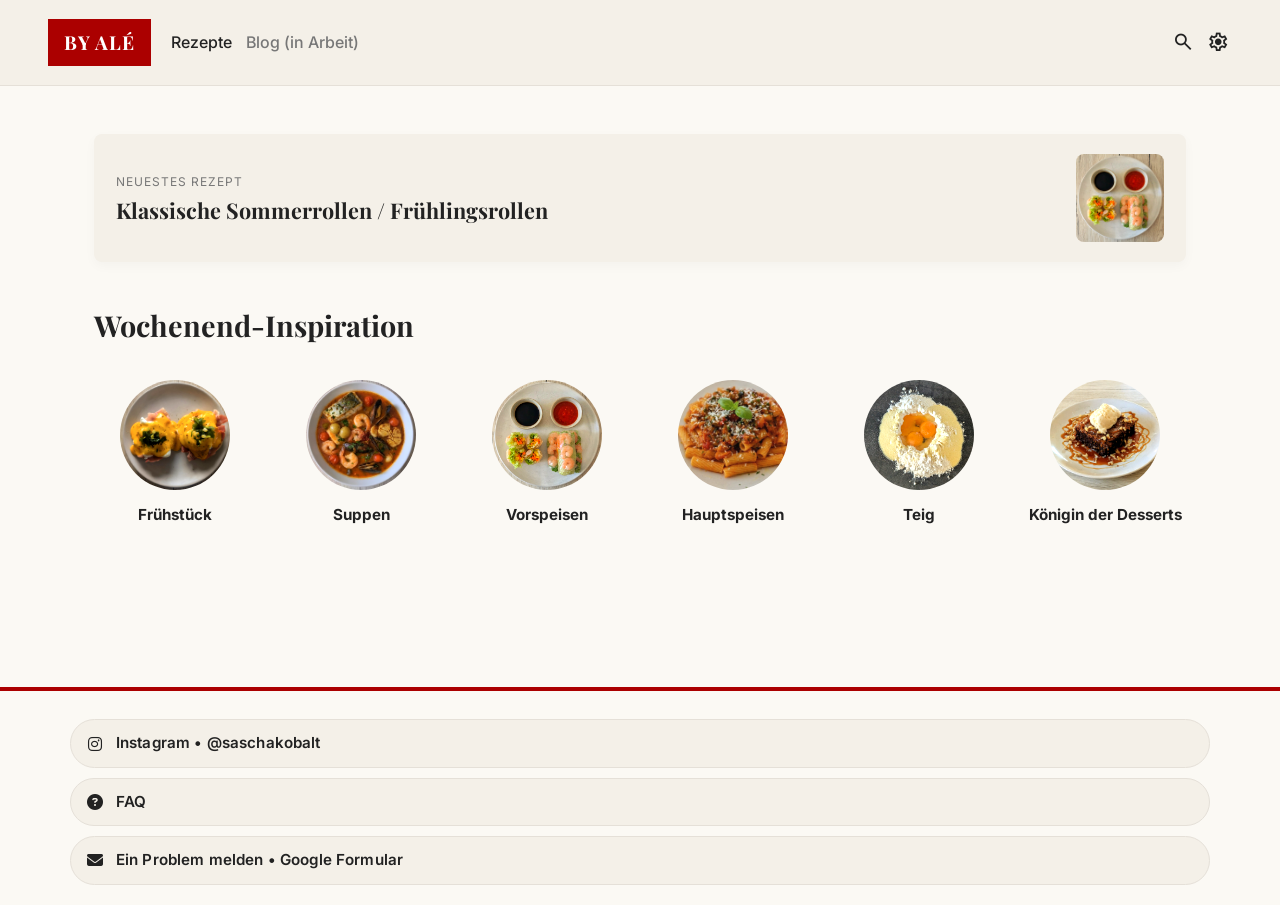
<file: index.html>
<!DOCTYPE html>
<html lang="en">
<head>
  <meta charset="UTF-8">
  <meta name="viewport" content="width=device-width, initial-scale=1.0">
  <title>BY ALÉ</title>
  <link rel="stylesheet" href="styles.css">
  <link rel="stylesheet" href="https://fonts.googleapis.com/css2?family=Material+Symbols+Outlined:opsz,wght,FILL,GRAD@24,400,0,0" />
  <link rel="stylesheet" href="https://cdnjs.cloudflare.com/ajax/libs/font-awesome/6.5.2/css/all.min.css" crossorigin="anonymous" referrerpolicy="no-referrer" />
</head>
<body>

  <header class="navbar">
    <div class="nav-brand">
      <a href="index.html" class="logo-text">BY ALÉ</a>
    </div>
    <div class="nav-center" id="nav-center">
      <ul class="nav-links">
        <li><a href="index.html" data-i18n="nav.recipes">Recipes</a></li>
        <li><span class="nav-disabled" data-i18n="nav.blog">Blog (WIP)</span></li>
      </ul>
      <div class="search-panel" id="search-panel" aria-hidden="true">
        <label class="sr-only" for="search-input" data-i18n="buttons.searchLabel">Search recipes</label>
        <input type="search" id="search-input" placeholder="Search" data-i18n-placeholder="buttons.searchPlaceholder" autocomplete="off">
      </div>
    </div>
    <div class="header-actions">
      <button type="button" id="search-toggle" class="search-toggle-btn" aria-label="Open recipe search" data-i18n-aria-label="buttons.search">
        <span class="material-symbols-outlined">search</span>
      </button>
      <div class="settings-shell">
        <button type="button" id="theme-toggle" class="theme-toggle-btn settings-toggle-btn" aria-label="Open settings" data-i18n-aria-label="buttons.settings" aria-expanded="false" aria-controls="settings-popover">
          <span class="material-symbols-outlined" id="theme-icon">settings</span>
        </button>
        <div class="settings-popover" id="settings-popover" role="dialog" aria-label="Settings">
          <div class="settings-group">
            <span class="settings-label" data-i18n="settings.theme">Theme</span>
            <div class="settings-option-grid">
              <button type="button" class="settings-option-btn" data-setting="theme" data-value="light" data-i18n="settings.light">Light</button>
              <button type="button" class="settings-option-btn" data-setting="theme" data-value="dark" data-i18n="settings.dark">Dark</button>
            </div>
          </div>
          <div class="settings-group">
            <span class="settings-label" data-i18n="settings.language">Language</span>
            <div class="settings-option-grid">
              <button type="button" class="settings-option-btn" data-setting="language" data-value="en" data-i18n="settings.english">English</button>
              <button type="button" class="settings-option-btn" data-setting="language" data-value="de" data-i18n="settings.german">Deutsch</button>
              <button type="button" class="settings-option-btn" data-setting="language" data-value="ru" data-i18n="settings.russian">Русский</button>
            </div>
          </div>
          <div class="settings-group">
            <div class="settings-toggle-row">
              <span class="settings-label" data-i18n="settings.highContrast">High Contrast</span>
              <button type="button" class="settings-switch" id="contrast-toggle" data-setting="contrast" aria-pressed="false">
                <span class="switch-track"><span class="switch-thumb"></span></span>
              </button>
            </div>
          </div>
        </div>
      </div>
    </div>
  </header>

  <main class="container">
    <a id="hero-link" href="#" class="hero-link">
      <section class="hero-section">
        <div class="hero-content">
          <span class="hero-label" data-i18n="home.latestRecipe">Latest Recipe</span>
          <h2 class="hero-title" id="hero-title"></h2>
        </div>
        <div class="hero-image-wrapper">
          <img id="hero-image" src="" alt="" class="hero-image">
        </div>
      </section>
    </a>

    <section class="search-results-section" id="search-results-section" hidden>
      <h2 class="section-title" data-i18n="search.resultsTitle">Search Results</h2>
      <p class="search-results-summary" id="search-results-summary"></p>
      <div class="recipes-grid search-results-grid" id="search-results-grid"></div>
    </section>

    <section>
      <h2 class="section-title" data-i18n="home.weekendInspiration">Weekend Inspiration</h2>
      <div class="categories-grid" id="categories-grid"></div>
    </section>
  </main>

  <footer class="footer">
    <div class="footer-content">
      <div class="social-links">
        <a class="social-link" href="https://www.instagram.com/saschakobalt" target="_blank" rel="noopener noreferrer" aria-label="Visit Instagram profile">
          <span class="social-icon" aria-hidden="true">
            <i class="fa-brands fa-instagram"></i>
          </span>
          <span class="social-text">Instagram • @saschakobalt</span>
        </a>
        <a class="social-link" href="faq.html" aria-label="Open FAQ page">
          <span class="social-icon" aria-hidden="true">
            <i class="fa-solid fa-circle-question"></i>
          </span>
          <span class="social-text" data-i18n="footer.faq">FAQ</span>
        </a>
        <a class="social-link" href="https://forms.gle/3FCcQHXBFqMiV2AYA" target="_blank" rel="noopener noreferrer" aria-label="Open feedback form">
          <span class="social-icon" aria-hidden="true">
            <i class="fa-solid fa-envelope"></i>
          </span>
          <span class="social-text" data-i18n="footer.reportProblem">Report a problem • Google Form</span>
        </a>
      </div>
    </div>
  </footer>

  <script src="script.js"></script>
</body>
</html>
</file>
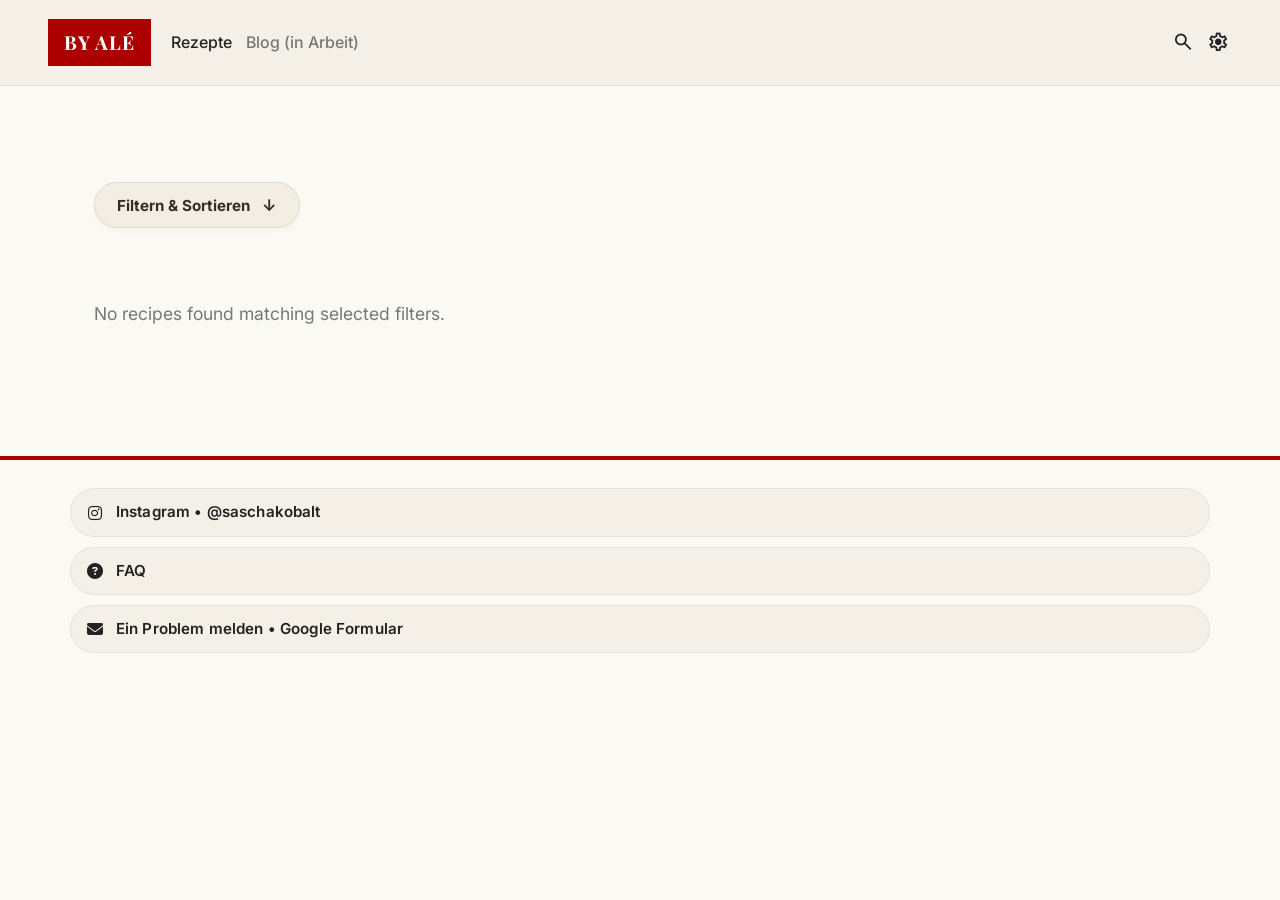
<file: category.html>
<!DOCTYPE html>
<html lang="en">
<head>
  <meta charset="UTF-8">
  <meta name="viewport" content="width=device-width, initial-scale=1.0">
  <title>Category - BY ALÉ</title>
  <link rel="stylesheet" href="styles.css">
  <link rel="stylesheet" href="https://fonts.googleapis.com/css2?family=Material+Symbols+Outlined:opsz,wght,FILL,GRAD@24,400,0,0" />
  <link rel="stylesheet" href="https://cdnjs.cloudflare.com/ajax/libs/font-awesome/6.5.2/css/all.min.css" crossorigin="anonymous" referrerpolicy="no-referrer" />
</head>
<body>

  <header class="navbar">
    <div class="nav-brand">
      <a href="index.html" class="logo-text">BY ALÉ</a>
    </div>
    <div class="nav-center" id="nav-center">
      <ul class="nav-links">
        <li><a href="index.html" data-i18n="nav.recipes">Recipes</a></li>
        <li><span class="nav-disabled" data-i18n="nav.blog">Blog (WIP)</span></li>
      </ul>
      <div class="search-panel" id="search-panel" aria-hidden="true">
        <label class="sr-only" for="search-input" data-i18n="buttons.searchLabel">Search recipes</label>
        <input type="search" id="search-input" placeholder="Search" data-i18n-placeholder="buttons.searchPlaceholder" autocomplete="off">
      </div>
    </div>
    <div class="header-actions">
      <button type="button" id="search-toggle" class="search-toggle-btn" aria-label="Open recipe search" data-i18n-aria-label="buttons.search">
        <span class="material-symbols-outlined">search</span>
      </button>
      <div class="settings-shell">
        <button type="button" id="theme-toggle" class="theme-toggle-btn settings-toggle-btn" aria-label="Open settings" data-i18n-aria-label="buttons.settings" aria-expanded="false" aria-controls="settings-popover">
          <span class="material-symbols-outlined" id="theme-icon">settings</span>
        </button>
        <div class="settings-popover" id="settings-popover" role="dialog" aria-label="Settings">
          <div class="settings-group">
            <span class="settings-label" data-i18n="settings.theme">Theme</span>
            <div class="settings-option-grid">
              <button type="button" class="settings-option-btn" data-setting="theme" data-value="light" data-i18n="settings.light">Light</button>
              <button type="button" class="settings-option-btn" data-setting="theme" data-value="dark" data-i18n="settings.dark">Dark</button>
            </div>
          </div>
          <div class="settings-group">
            <span class="settings-label" data-i18n="settings.language">Language</span>
            <div class="settings-option-grid">
              <button type="button" class="settings-option-btn" data-setting="language" data-value="en" data-i18n="settings.english">English</button>
              <button type="button" class="settings-option-btn" data-setting="language" data-value="de" data-i18n="settings.german">Deutsch</button>
              <button type="button" class="settings-option-btn" data-setting="language" data-value="ru" data-i18n="settings.russian">Русский</button>
            </div>
          </div>
          <div class="settings-group">
            <div class="settings-toggle-row">
              <span class="settings-label" data-i18n="settings.highContrast">High Contrast</span>
              <button type="button" class="settings-switch" id="contrast-toggle" data-setting="contrast" aria-pressed="false">
                <span class="switch-track"><span class="switch-thumb"></span></span>
              </button>
            </div>
          </div>
        </div>
      </div>
    </div>
  </header>

  <main class="container">
    <div class="category-header">
      <h1 id="category-title"></h1>
    </div>

    <section class="expressive-filters-container">
      <button type="button" class="filter-toggle-btn" id="filter-toggle">
        <span class="btn-text" data-i18n="category.filterAndSort">Filter & Sort</span>
        <span class="toggle-icon">↓</span>
      </button>

      <div class="expressive-filters" id="filters-content">
        <div class="filter-section">
          <span class="filter-label" data-i18n="category.continent">Continent</span>
          <div class="chips-group" id="continent-chips"></div>
        </div>

        <div class="filter-section">
          <span class="filter-label" data-i18n="category.country">Country</span>
          <div class="chips-group" id="country-chips"></div>
        </div>

        <div class="filter-section sort-section">
          <span class="filter-label" data-i18n="category.sort">Sort</span>
          <div class="chips-group" id="sort-chips">
            <button class="chip active" data-value="default" data-i18n="category.default">Default</button>
            <button class="chip" data-value="title-asc" data-i18n="category.az">A – Z</button>
            <button class="chip" data-value="title-desc" data-i18n="category.za">Z – A</button>
          </div>
        </div>
      </div>
    </section>

    <section class="search-results-section" id="search-results-section" hidden>
      <h2 class="section-title" data-i18n="search.resultsTitle">Search Results</h2>
      <p class="search-results-summary" id="search-results-summary"></p>
      <div class="recipes-grid search-results-grid" id="search-results-grid"></div>
    </section>

    <div class="recipes-grid" id="recipes-grid"></div>
  </main>

  <footer class="footer">
    <div class="footer-content">
      <div class="social-links">
        <a class="social-link" href="https://www.instagram.com/saschakobalt" target="_blank" rel="noopener noreferrer" aria-label="Visit Instagram profile">
          <span class="social-icon" aria-hidden="true">
            <i class="fa-brands fa-instagram"></i>
          </span>
          <span class="social-text">Instagram • @saschakobalt</span>
        </a>
        <a class="social-link" href="faq.html" aria-label="Open FAQ page">
          <span class="social-icon" aria-hidden="true">
            <i class="fa-solid fa-circle-question"></i>
          </span>
          <span class="social-text" data-i18n="footer.faq">FAQ</span>
        </a>
        <a class="social-link" href="https://forms.gle/3FCcQHXBFqMiV2AYA" target="_blank" rel="noopener noreferrer" aria-label="Open feedback form">
          <span class="social-icon" aria-hidden="true">
            <i class="fa-solid fa-envelope"></i>
          </span>
          <span class="social-text" data-i18n="footer.reportProblem">Report a problem • Google Form</span>
        </a>
      </div>
    </div>
  </footer>

  <script src="script.js"></script>
</body>
</html>
</file>
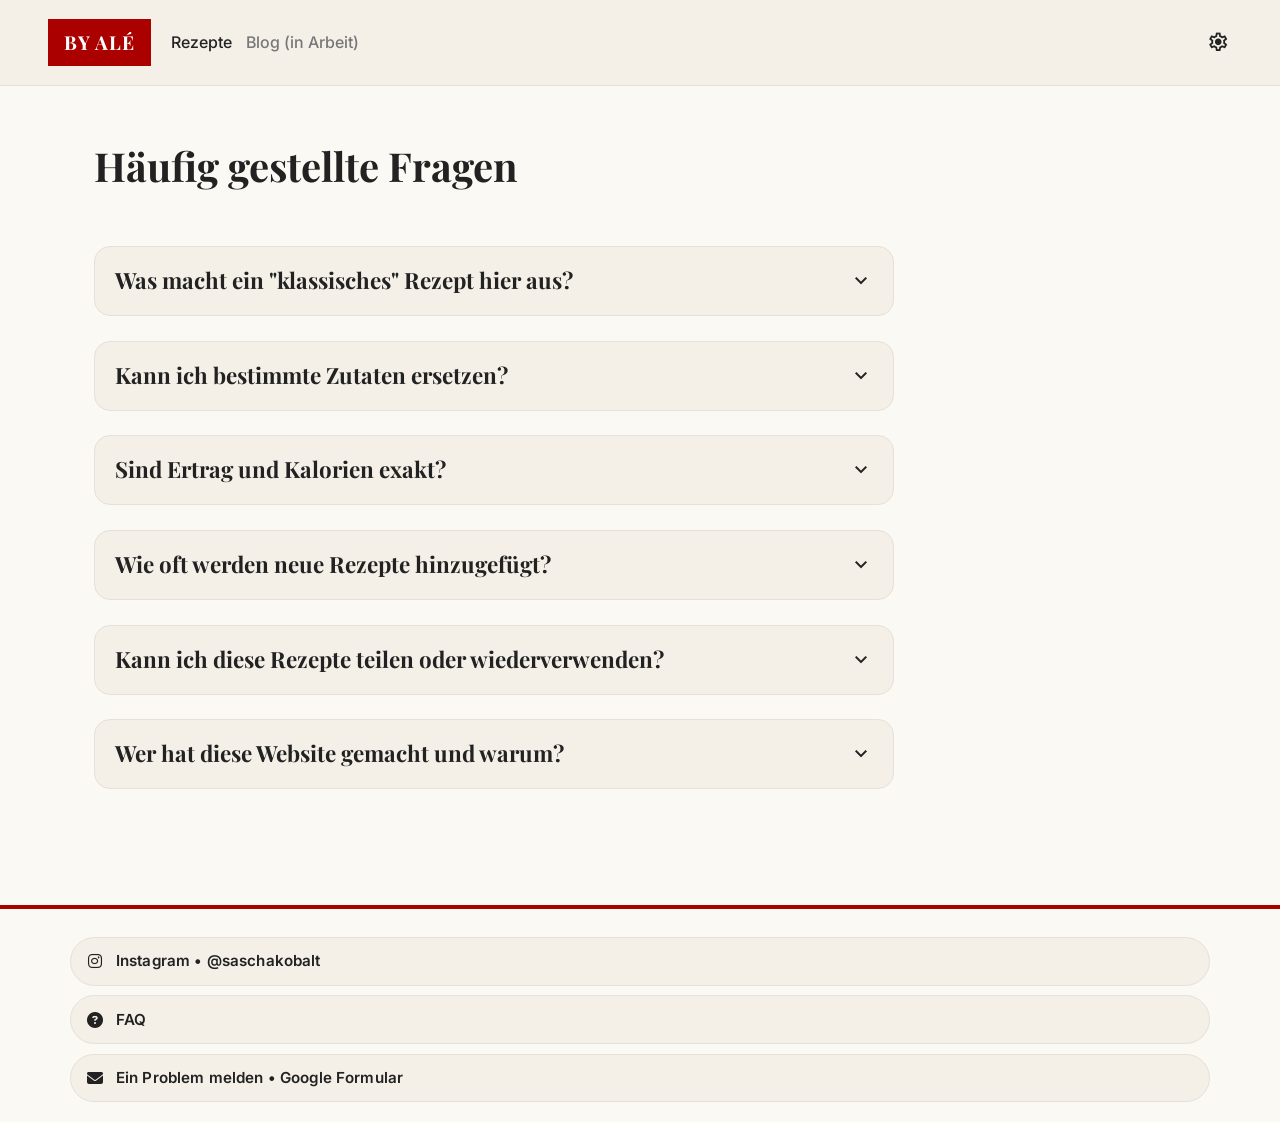
<file: faq.html>
<!DOCTYPE html>
<html lang="en">
<head>
  <meta charset="UTF-8">
  <meta name="viewport" content="width=device-width, initial-scale=1.0">
  <title>FAQ — BY ALÉ</title>
  <link rel="stylesheet" href="styles.css">
  <link rel="stylesheet" href="https://fonts.googleapis.com/css2?family=Material+Symbols+Outlined:opsz,wght,FILL,GRAD@24,400,0,0" />
  <link rel="stylesheet" href="https://cdnjs.cloudflare.com/ajax/libs/font-awesome/6.5.2/css/all.min.css" crossorigin="anonymous" referrerpolicy="no-referrer" />
</head>
<body>

  <header class="navbar">
    <div class="nav-brand">
      <a href="index.html" class="logo-text">BY ALÉ</a>
    </div>
    <ul class="nav-links">
      <li><a href="index.html" data-i18n="nav.recipes">Recipes</a></li>
      <li><span class="nav-disabled" data-i18n="nav.blog">Blog (WIP)</span></li>
    </ul>
    <div class="header-actions settings-wrapper">
      <div class="settings-shell">
        <button type="button" id="theme-toggle" class="theme-toggle-btn settings-toggle-btn" aria-label="Open settings" data-i18n-aria-label="buttons.settings" aria-expanded="false" aria-controls="settings-popover">
          <span class="material-symbols-outlined" id="theme-icon">settings</span>
        </button>
        <div class="settings-popover" id="settings-popover" role="dialog" aria-label="Settings">
          <div class="settings-group">
            <span class="settings-label" data-i18n="settings.theme">Theme</span>
            <div class="settings-option-grid">
              <button type="button" class="settings-option-btn" data-setting="theme" data-value="light" data-i18n="settings.light">Light</button>
              <button type="button" class="settings-option-btn" data-setting="theme" data-value="dark" data-i18n="settings.dark">Dark</button>
            </div>
          </div>
          <div class="settings-group">
            <span class="settings-label" data-i18n="settings.language">Language</span>
            <div class="settings-option-grid">
              <button type="button" class="settings-option-btn" data-setting="language" data-value="en" data-i18n="settings.english">English</button>
              <button type="button" class="settings-option-btn" data-setting="language" data-value="de" data-i18n="settings.german">Deutsch</button>
              <button type="button" class="settings-option-btn" data-setting="language" data-value="ru" data-i18n="settings.russian">Русский</button>
            </div>
          </div>
          <div class="settings-group">
            <div class="settings-toggle-row">
              <span class="settings-label" data-i18n="settings.highContrast">High Contrast</span>
              <button type="button" class="settings-switch" id="contrast-toggle" data-setting="contrast" aria-pressed="false">
                <span class="switch-track"><span class="switch-thumb"></span></span>
              </button>
            </div>
          </div>
        </div>
      </div>
    </div>
  </header>

  <main class="container">
    <section class="category-header">
      <h1 data-i18n="faq.title">Frequently Asked Questions</h1>
    </section>

    <div class="faq-container">
      <details class="ingredients-expandable">
        <summary class="ingredients-summary">
          <span data-i18n="faq.questionOne">What defines a "classic" recipe here?</span>
          <span class="material-symbols-outlined summary-icon">expand_more</span>
        </summary>
        <div class="faq-answer">
          <p data-i18n="faq.answerOne">All recipes on this site focus on authentic, traditional preparation methods. I aim to preserve original culinary heritage rather than modified modern shortcuts.</p>
        </div>
      </details>

      <details class="ingredients-expandable">
        <summary class="ingredients-summary">
          <span data-i18n="faq.questionTwo">Can I substitute certain ingredients?</span>
          <span class="material-symbols-outlined summary-icon">expand_more</span>
        </summary>
        <div class="faq-answer">
          <p data-i18n="faq.answerTwo">While you can replace ingredients based on local availability, sticking to the listed original items ensures the authentic taste and texture intended for the dish.</p>
        </div>
      </details>

      <details class="ingredients-expandable">
        <summary class="ingredients-summary">
          <span data-i18n="faq.questionThree">Are the yield and calories exact?</span>
          <span class="material-symbols-outlined summary-icon">expand_more</span>
        </summary>
        <div class="faq-answer">
          <p data-i18n="faq.answerThree">Nutrition information and serving sizes are estimated standard averages per portion to give you a helpful baseline for meal planning.</p>
        </div>
      </details>

      <details class="ingredients-expandable">
        <summary class="ingredients-summary">
          <span data-i18n="faq.questionFour">How often are new recipes added?</span>
          <span class="material-symbols-outlined summary-icon">expand_more</span>
        </summary>
        <div class="faq-answer">
          <p data-i18n="faq.answerFour">New classic recipes are tested, documented, and published regularly. Follow along on Instagram for updates.</p>
        </div>
      </details>

      <details class="ingredients-expandable">
        <summary class="ingredients-summary">
          <span data-i18n="faq.questionFive">Can I share or reuse these recipes?</span>
          <span class="material-symbols-outlined summary-icon">expand_more</span>
        </summary>
        <div class="faq-answer">
          <p data-i18n="faq.answerFive">Feel free to share links to the recipes. If you re-post photos or content on social media or blogs, please provide direct credit and a link back to BY ALÉ.</p>
        </div>
      </details>

      <details class="ingredients-expandable">
        <summary class="ingredients-summary">
          <span data-i18n="faq.questionSix">Who made this website and why?</span>
          <span class="material-symbols-outlined summary-icon">expand_more</span>
        </summary>
        <div class="faq-answer">
          <p data-i18n="faq.answerSix">This website was created by Sascha(@saschakobalt), special thanks to Eric(@erichastedt). The goal is to share traditional recipes and preserve culinary heritage. The website is currently under development(aka beta). No AI was used and will never be used.</p>
        </div>
      </details>
    </div>
  </main>

  <footer class="footer">
    <div class="footer-content">
      <div class="social-links">
        <a class="social-link" href="https://www.instagram.com/saschakobalt" target="_blank" rel="noopener noreferrer" aria-label="Visit Instagram profile">
          <span class="social-icon" aria-hidden="true">
            <i class="fa-brands fa-instagram"></i>
          </span>
          <span class="social-text">Instagram • @saschakobalt</span>
        </a>
        <a class="social-link" href="faq.html" aria-label="Open FAQ page">
          <span class="social-icon" aria-hidden="true">
            <i class="fa-solid fa-circle-question"></i>
          </span>
          <span class="social-text" data-i18n="footer.faq">FAQ</span>
        </a>
        <a class="social-link" href="https://forms.gle/3FCcQHXBFqMiV2AYA" target="_blank" rel="noopener noreferrer" aria-label="Open feedback form">
          <span class="social-icon" aria-hidden="true">
            <i class="fa-solid fa-envelope"></i>
          </span>
          <span class="social-text" data-i18n="footer.reportProblem">Report a problem • Google Form</span>
        </a>
      </div>
    </div>
  </footer>

  <script src="script.js"></script>
</body>
</html>
</file>
<file: styles.css>
@import url('https://fonts.googleapis.com/css2?family=Playfair+Display:ital,wght@0,600;0,700;1,400&family=Inter:wght@400;500;600&display=swap');

:root {
  --font-heading: 'Playfair Display', Georgia, serif;
  --font-body: 'Inter', -apple-system, sans-serif;
  --bg-color: #fbf9f4;
  --text-color: #222222;
  --accent-color: #ab0000;
  --card-bg: #f4f0e8;
  --muted-color: #777777;
  --border-color: #e5e0d8;
}

[data-theme="dark"] {
  --bg-color: #0b0904;
  --text-color: #dedede;
  --accent-color: #ff5252;
  --card-bg: #18140c;
  --border-color: #28231b;
  --muted-color: #bfb6a8;
}

.navbar {
  display: flex;
  align-items: center;
  gap: 1rem;
  padding: 1.2rem 3rem;
  border-bottom: 1px solid var(--border-color);
  background-color: var(--card-bg);
  transition: background-color 0.3s ease, border-color 0.3s ease;
}

.nav-brand {
  display: flex;
  align-items: center;
  gap: 0.75rem;
  flex-shrink: 0;
}

.nav-center {
  display: flex;
  align-items: center;
  flex: 1 1 auto;
  min-width: 0;
}

.header-actions {
  display: flex;
  align-items: center;
  gap: 0.4rem;
  flex-shrink: 0;
  margin-left: auto;
}

.settings-wrapper {
  display: flex;
  align-items: center;
}

.search-toggle-btn,
.theme-toggle-btn {
  background: none;
  border: none;
  color: var(--text-color);
  cursor: pointer;
  padding: 0.2rem;
  display: flex;
  align-items: center;
  justify-content: center;
  border-radius: 50%;
  transition: color 0.3s ease, transform 0.2s ease;
}

.search-toggle-btn:hover,
.theme-toggle-btn:hover {
  color: var(--accent-color);
  transform: scale(1.1);
}

.search-toggle-btn .material-symbols-outlined,
.theme-toggle-btn .material-symbols-outlined {
  font-size: 1.4rem;
}

.settings-shell {
  position: relative;
}

.settings-popover {
  position: absolute;
  top: calc(100% + 0.65rem);
  right: 0;
  min-width: 260px;
  padding: 1rem;
  border: 1px solid var(--border-color);
  border-radius: 16px;
  background-color: var(--card-bg);
  box-shadow: 0 14px 46px rgba(0, 0, 0, 0.12);
  display: none;
  flex-direction: column;
  gap: 0.9rem;
  z-index: 20;
}

.settings-popover.is-open {
  display: flex;
}

.settings-group {
  display: flex;
  flex-direction: column;
  gap: 0.45rem;
}

.settings-label {
  font-size: 0.82rem;
  font-weight: 700;
  letter-spacing: 0.12em;
  text-transform: uppercase;
  color: var(--muted-color);
}

.settings-option-grid {
  display: flex;
  flex-wrap: wrap;
  gap: 0.55rem;
}

.settings-option-btn,
.settings-switch {
  border: 1px solid var(--border-color);
  background-color: var(--bg-color);
  color: var(--text-color);
  border-radius: 999px;
  padding: 0.45rem 0.8rem;
  font: inherit;
  transition: background-color 0.2s ease, color 0.2s ease, border-color 0.2s ease;
}

.settings-option-btn:hover,
.settings-switch:hover {
  border-color: var(--accent-color);
  color: var(--accent-color);
}

.settings-option-btn.is-active {
  background-color: var(--accent-color);
  color: #ffffff;
  border-color: var(--accent-color);
}

.settings-toggle-row {
  display: flex;
  align-items: center;
  justify-content: space-between;
  gap: 0.75rem;
}

.settings-switch {
  padding: 0.2rem;
  display: inline-flex;
  align-items: center;
}

.switch-track {
  width: 2.35rem;
  height: 1.3rem;
  border-radius: 999px;
  background-color: var(--border-color);
  display: inline-flex;
  align-items: center;
  padding: 0.16rem;
  transition: background-color 0.2s ease;
}

.switch-thumb {
  width: 0.95rem;
  height: 0.95rem;
  border-radius: 50%;
  background-color: #ffffff;
  transform: translateX(0);
  transition: transform 0.2s ease;
}

.settings-switch[aria-pressed="true"] .switch-track {
  background-color: var(--accent-color);
}

.settings-switch[aria-pressed="true"] .switch-thumb {
  transform: translateX(1.05rem);
}

body[data-contrast="high"] {
  background-image: linear-gradient(90deg, rgba(255,255,255,0.85) 0%, rgba(255,255,255,0.85) 100%);
}

body[data-contrast="high"] .hero-section,
body[data-contrast="high"] .category-card,
body[data-contrast="high"] .recipe-card,
body[data-contrast="high"] .settings-popover,
body[data-contrast="high"] .card,
body[data-contrast="high"] .ingredients-expandable {
  box-shadow: 0 0 0 2px var(--text-color);
}

body[data-contrast="high"] a,
body[data-contrast="high"] button,
body[data-contrast="high"] input {
  text-decoration-thickness: 2px;
}

body[data-contrast="high"] .logo-text {
  outline: 2px solid var(--text-color);
  outline-offset: 2px;
}

.search-panel {
  display: none;
  align-items: center;
  width: 0;
  max-width: 0;
  opacity: 0;
  overflow: hidden;
  transition: width 0.25s ease, max-width 0.25s ease, opacity 0.2s ease, margin-right 0.25s ease;
  margin-right: 0;
}

.nav-center.is-search-active .search-panel {
  display: flex;
  flex: 1 1 auto;
  width: 100%;
  max-width: 100%;
  opacity: 1;
  margin-right: 0.45rem;
}

.search-panel.is-open {
  width: 100%;
  max-width: 100%;
  opacity: 1;
  margin-right: 0.45rem;
}

.search-panel input {
  width: 100%;
  border: 1px solid var(--border-color);
  border-radius: 999px;
  padding: 0.55rem 0.8rem;
  background-color: var(--bg-color);
  color: var(--text-color);
  font: inherit;
}

.search-panel input:focus {
  outline: none;
  border-color: var(--accent-color);
  box-shadow: 0 0 0 2px rgba(171, 0, 0, 0.12);
}

.sr-only {
  position: absolute;
  width: 1px;
  height: 1px;
  padding: 0;
  margin: -1px;
  overflow: hidden;
  clip: rect(0, 0, 0, 0);
  white-space: nowrap;
  border: 0;
}

* {
  box-sizing: border-box;
  margin: 0;
  padding: 0;
}

body {
  background-color: var(--bg-color);
  color: var(--text-color);
  font-family: var(--font-body);
  font-weight: 400;
  line-height: 1.6;
  transition: background-color 0.3s ease, color 0.3s ease;
}

body.search-active .hero-link {
  display: none;
}

a {
  text-decoration: none;
  color: inherit;
}

h1, h2, h3, h4,
.logo-text,
#category-title,
.recipe-card-title,
.recipe-header-title,
.latest-recipe h2,
.latest-recipe-card h2,
.featured-recipe-card h2 {
  font-family: var(--font-heading) !important;
}

.logo-text {
  background-color: var(--accent-color);
  color: #ffffff;
  padding: 0.5rem 1rem;
  font-family: var(--font-heading);
  font-weight: 700;
  font-size: 1.2rem;
  letter-spacing: 1px;
}

.nav-links {
  display: flex;
  align-items: center;
  gap: 0.9rem;
  list-style: none;
  margin-left: 0.25rem;
}

.nav-center.is-search-active .nav-links {
  display: none;
}

.nav-links a {
  font-weight: 500;
  color: var(--text-color);
  transition: color 0.3s ease;
}

.nav-disabled {
  font-weight: 500;
  color: var(--muted-color);
  cursor: not-allowed;
  user-select: none;
}

.container {
  max-width: 1140px;
  margin: 0 auto;
  padding: 3rem 1.5rem;
}

.hero-link {
  display: block;
  color: inherit;
}

.hero-section {
  display: flex;
  align-items: center;
  justify-content: space-between;
  gap: 1.25rem;
  background-color: var(--card-bg);
  border-radius: 8px;
  overflow: hidden;
  margin-bottom: 2.5rem;
  padding: 1.25rem 1.4rem;
  box-shadow: 0 4px 12px rgba(0, 0, 0, 0.03);
}

.hero-content {
  display: flex;
  flex-direction: column;
  justify-content: center;
  flex: 1;
}

.hero-label {
  text-transform: uppercase;
  font-size: 0.75rem;
  letter-spacing: 1px;
  color: var(--muted-color);
  margin-bottom: 0.4rem;
}

.hero-title {
  font-family: var(--font-heading);
  font-size: 1.35rem;
  line-height: 1.25;
  margin: 0;
  word-break: break-word;
}

.hero-title-inline {
  display: inline-block;
}

.hero-image-wrapper {
  width: 88px;
  height: 88px;
  flex-shrink: 0;
  border-radius: 8px;
  overflow: hidden;
  background-color: #f3eee3;
}

.hero-image {
  width: 100%;
  height: 100%;
  object-fit: cover;
  display: block;
}

.section-title {
  font-family: var(--font-heading);
  font-size: 1.8rem;
  margin-bottom: 2rem;
}

.search-results-section {
  margin-bottom: 2.5rem;
}

.search-results-section[hidden] {
  display: none;
}

.search-results-summary {
  color: var(--muted-color);
  margin-top: -0.5rem;
  margin-bottom: 1rem;
}

.categories-grid {
  display: grid;
  grid-template-columns: repeat(auto-fit, minmax(130px, 1fr));
  gap: 1.5rem;
  text-align: center;
  margin-bottom: 4rem;
}

.category-card {
  display: flex;
  flex-direction: column;
  align-items: center;
}

.category-image-wrapper {
  width: 110px;
  height: 110px;
  border-radius: 50%;
  overflow: hidden;
  margin-bottom: 0.8rem;
}

.category-image-wrapper img {
  width: 100%;
  height: 100%;
  object-fit: cover;
}

.category-title {
  font-weight: 700;
  font-size: 0.95rem;
}

.category-header {
  margin-bottom: 3rem;
}

.category-header h1 {
  font-family: var(--font-heading);
  font-size: 2.5rem;
}

.recipes-grid {
  display: grid;
  grid-template-columns: repeat(auto-fill, minmax(240px, 1fr));
  gap: 2rem;
}

.recipe-card-img {
  width: 100%;
  height: 200px;
  object-fit: cover;
  border-radius: 4px;
}

.recipe-card-title {
  font-weight: 700;
  font-size: 1.1rem;
  margin-top: 0.8rem;
}

.recipe-header {
  display: grid;
  grid-template-columns: 1fr 1fr;
  gap: 3rem;
  align-items: center;
  margin-bottom: 4rem;
}

.recipe-header-title {
  font-family: var(--font-heading);
  font-size: 3rem;
  line-height: 1.1;
}

.recipe-header-image img {
  width: 100%;
  height: 400px;
  object-fit: cover;
  border-radius: 8px;
}

.recipe-body {
  display: grid;
  grid-template-columns: 320px 1fr;
  gap: 4rem;
}

.recipe-hero {
  display: flex;
  flex-direction: column;
  gap: 1.25rem;
  margin-bottom: 1.25rem;
}

.meta-box {
  background-color: var(--card-bg);
  padding: 1.5rem;
  border-radius: 4px;
  margin-bottom: 1.25rem;
}

.print-recipe-btn {
  display: inline-flex;
  align-items: center;
  gap: 0.7rem;
  padding: 0.7rem 0.9rem;
  border: 1px solid var(--border-color);
  border-radius: 999px;
  background-color: var(--card-bg);
  color: var(--text-color);
  font-size: 0.95rem;
  font-weight: 600;
  letter-spacing: 0.01em;
  cursor: pointer;
  transition: background-color 0.3s ease, color 0.3s ease, transform 0.2s ease, border-color 0.3s ease;
  width: 100%;
  justify-content: flex-start;
  margin-bottom: 1.25rem;
}

.print-recipe-btn:hover {
  background-color: var(--accent-color);
  color: #ffffff;
  border-color: var(--accent-color);
  transform: translateY(-2px);
}

.meta-item {
  margin-bottom: 1rem;
}

.meta-item:last-child {
  margin-bottom: 0;
}

.meta-label {
  font-weight: 700;
  font-size: 0.9rem;

}

.meta-value {
  color: #555;
  font-size: 0.95rem;
}

.ingredients-title, .instructions-title {
  font-family: var(--font-heading);
  font-size: 1.8rem;
  margin-bottom: 1.5rem;
}

.ingredients-list {
  list-style: none;
}

.ingredient-item {
  display: flex;
  align-items: flex-start;
  gap: 0.8rem;
  padding: 0.8rem 0;
  border-bottom: 1px solid var(--border-color);
  font-size: 0.95rem;
}

.ingredient-item input {
  margin-top: 0.3rem;
  accent-color: var(--accent-color);
}

.instructions-list {
  list-style: none;
  counter-reset: step-counter;
}

.instruction-step {
  position: relative;
  padding-left: 2.5rem;
  margin-bottom: 2rem;
  font-size: 1rem;
}

.instruction-step::before {
  counter-increment: step-counter;
  content: counter(step-counter) ".";
  position: absolute;
  left: 0;
  top: 0;
  font-weight: 700;
  font-size: 1.1rem;
}

.featured-recipe-card,
.hero-card,
.latest-recipe-card,
.latest-recipe {
  background-color: #ffffff !important;
  border-color: #e5e0d8 !important;
}

.featured-recipe-card *,
.hero-card *,
.latest-recipe-card *,
.latest-recipe * {
  color: initial !important;
}

.featured-recipe-card h2,
.hero-card h2,
.latest-recipe-card h2,
.latest-recipe h2,
.featured-recipe-card a,
.hero-card a,
.latest-recipe-card a,
.latest-recipe a {
  color: #222222 !important;
}

.featured-recipe-card .label,
.hero-card .label,
.latest-recipe-card .label,
.latest-recipe .label {
  color: #7a7063 !important;
}

.latest-recipe,
.latest-recipe-card,
.featured-recipe-card {
  display: flex !important;
  flex-direction: row !important;
  align-items: center !important;
  background-color: var(--card-bg) !important;
  border: 1px solid var(--border-color) !important;
  border-radius: 16px !important;
  padding: 12px !important;
  gap: 16px !important;
  overflow: hidden !important;
}

.latest-recipe-content,
.latest-recipe-card > div,
.featured-recipe-card > div {
  flex: 1 !important;
  padding: 0 !important;
  background: transparent !important;
}

.latest-recipe .label,
.latest-recipe-card .label,
.featured-recipe-card .label {
  font-size: 0.75rem !important;
  text-transform: uppercase !important;
  letter-spacing: 1px !important;
  color: var(--accent-color) !important;
  margin-bottom: 4px !important;
}

.latest-recipe h2,
.latest-recipe-card h2,
.featured-recipe-card h2 {
  font-family: var(--font-heading) !important;
  font-size: 1rem !important;
  line-height: 1.25 !important;
  color: var(--text-color) !important;
  margin: 0 !important;
}

.footer {
  border-top: 4px solid var(--accent-color);
  padding: 1.25rem 1.5rem 1.25rem;
  margin-top: 3rem;
}

@media (max-width: 768px) {
  .latest-recipe,
  .latest-recipe-card,
  .featured-recipe-card {
    display: flex !important;
    flex-direction: row !important;
    align-items: center !important;
    gap: 0.8rem !important;
    padding: 0.6rem !important;
    border-radius: 12px !important;
  }

  .latest-recipe img,
  .latest-recipe-card img,
  .featured-recipe-card img {
    width: 100px !important;
    height: 100px !important;
    min-width: 100px !important;
    aspect-ratio: 1 / 1 !important;
    object-fit: cover !important;
    border-radius: 8px !important;
  }

  .latest-recipe-content,
  .latest-recipe-card > div,
  .featured-recipe-card > div {
    padding: 0 0.4rem !important;
    display: flex !important;
    flex-direction: column !important;
    justify-content: center !important;
  }

  .latest-recipe h2,
  .latest-recipe-card h2,
  .featured-recipe-card h2 {
    font-size: 1.05rem !important;
    line-height: 1.25 !important;
    margin-top: 0.2rem !important;
    margin-bottom: 0 !important;
  }

  .latest-recipe .label,
  .latest-recipe-card .label,
  .featured-recipe-card .label {
    font-size: 0.7rem !important;
    letter-spacing: 0.8px !important;
    margin-bottom: 0.1rem !important;
  }
}

.footer-content {
  max-width: 1140px;
  margin: 0 auto;
  padding-top: 0;
}

.social-links {
  margin-top: 0.5rem;
  display: flex;
  flex-direction: column;
  align-items: flex-start;
  gap: 0.6rem;
}

.social-link {
  display: inline-flex;
  align-items: center;
  gap: 0.7rem;
  padding: 0.7rem 0.9rem;
  border: 1px solid var(--border-color);
  border-radius: 999px;
  background-color: var(--card-bg);
  color: var(--text-color);
  transition: background-color 0.3s ease, color 0.3s ease, transform 0.2s ease, border-color 0.3s ease;
  width: 100%;
  justify-content: flex-start;
}

.social-link:hover {
  background-color: var(--accent-color);
  color: #ffffff;
  border-color: var(--accent-color);
  transform: translateY(-2px);
}

.social-icon {
  display: inline-flex;
  align-items: center;
  justify-content: center;
  width: 1.2rem;
  height: 1.2rem;
  flex-shrink: 0;
}

.social-icon i {
  font-size: 1rem;
  line-height: 1;
}

.social-text {
  font-size: 0.95rem;
  font-weight: 600;
  letter-spacing: 0.01em;
}

.filters-bar {
  display: flex;
  flex-wrap: wrap;
  gap: 1.5rem;
  margin-bottom: 2.5rem;
  padding: 1rem 1.5rem;
  background-color: #ffffff;
  border: 1px solid var(--border-color);
  border-radius: 4px;
}

.filter-group {
  display: flex;
  align-items: center;
  gap: 0.5rem;
}

.filter-group label {
  font-size: 0.9rem;
  font-weight: 700;
  color: #555;
}

.filter-group select {
  padding: 0.4rem 0.8rem;
  border: 1px solid var(--border-color);
  border-radius: 4px;
  background-color: var(--bg-color);
  font-family: var(--font-body);
  font-size: 0.9rem;
  color: var(--text-color);
  cursor: pointer;
  outline: none;
}

.filter-group select:focus {
  border-color: var(--accent-color);
}

.expressive-filters-container {
  margin-bottom: 2.5rem;
}

.filter-toggle-btn {
  display: flex;
  align-items: center;
  justify-content: space-between;
  gap: 0.75rem;
  background-color: #f3eee3;
  border: 1.5px solid #e2d9c8;
  color: #332d27;
  padding: 0.75rem 1.4rem;
  border-radius: 100px;
  font-family: var(--font-body);
  font-size: 0.95rem;
  font-weight: 700;
  cursor: pointer;
  transition: all 0.25s cubic-bezier(0.2, 0, 0, 1);
  box-shadow: 0 2px 6px rgba(0, 0, 0, 0.03);
}

.filter-toggle-btn:hover {
  background-color: #ebd3ca;
  border-color: var(--accent-color);
}

.toggle-icon {
  display: inline-block;
  font-size: 1rem;
  transition: transform 0.3s ease;
}

.expressive-filters-container.is-open .toggle-icon {
  transform: rotate(180deg);
}

.expressive-filters-container.is-open .filter-toggle-btn {
  background-color: var(--accent-color);
  color: #ffffff;
  border-color: var(--accent-color);
  box-shadow: 0 4px 12px rgba(200, 50, 25, 0.2);
}

.expressive-filters {
  max-height: 0;
  opacity: 0;
  overflow: hidden;
  transition: max-height 0.4s cubic-bezier(0.2, 0, 0, 1), opacity 0.3s ease, margin 0.3s ease;
  display: flex;
  flex-direction: column;
  gap: 1.25rem;
  background-color: #f3eee3;
  border-radius: 24px;
  padding: 0 1.5rem;
}

.expressive-filters-container.is-open .expressive-filters {
  max-height: 500px;
  opacity: 1;
  margin-top: 0.8rem;
  padding: 1.5rem;
}

.filter-section {
  display: flex;
  align-items: center;
  gap: 1rem;
}

.filter-label {
  font-weight: 700;
  font-size: 0.85rem;
  text-transform: uppercase;
  letter-spacing: 1.2px;
  color: #7a7063;
  min-width: 80px;
}

.chips-group {
  display: flex;
  flex-wrap: wrap;
  gap: 0.6rem;
  align-items: center;
}

.chip {
  appearance: none;
  border: 1.5px solid #e2d9c8;
  background-color: #ffffff;
  color: #332d27;
  padding: 0.55rem 1.2rem;
  border-radius: 100px;
  font-family: var(--font-body);
  font-size: 0.9rem;
  font-weight: 500;
  cursor: pointer;
  transition: all 0.25s cubic-bezier(0.2, 0, 0, 1);
  user-select: none;
}

.chip:hover {
  background-color: #ebd3ca;
  border-color: #c83219;
  transform: translateY(-2px);
}

.chip.active {
  background-color: var(--accent-color);
  color: #ffffff;
  border-color: var(--accent-color);
  box-shadow: 0 4px 12px rgba(200, 50, 25, 0.25);
  font-weight: 700;
}

.chip:active {
  transform: scale(0.95);
}

@media (max-width: 600px) {
  .filter-section {
    flex-direction: column;
    align-items: flex-start;
    gap: 0.5rem;
  }
}

.recipe-card-img {
  width: 100%;
  aspect-ratio: 1 / 1;
  object-fit: cover;
  border-radius: 8px;
}

.recipe-header-image img {
  width: 100%;
  aspect-ratio: 1 / 1;
  object-fit: cover;
  border-radius: 12px;
  display: block;
}

.ingredients-expandable {
  background-color: var(--card-bg);
  border-radius: 16px;
  padding: 1rem 1.25rem;
  margin-bottom: 1.25rem;
  border: 1px solid var(--border-color);
}

.ingredients-summary {
  display: flex;
  justify-content: space-between;
  align-items: center;
  font-family: var(--font-heading);
  font-size: 1.4rem;
  font-weight: 700;
  cursor: pointer;
  list-style: none;
  user-select: none;
}

.ingredients-summary::-webkit-details-marker {
  display: none;
}

.summary-icon {
  font-size: 1.1rem;
  transition: transform 0.3s ease;
}

.ingredients-expandable[open] .summary-icon {
  transform: rotate(180deg);
}

.ingredients-list {
  margin-top: 1rem;
  padding-top: 0.5rem;
  border-top: 1px solid var(--border-color);
}

.ingredient-item {
  display: flex;
  align-items: flex-start;
  gap: 0.75rem;
  padding: 0.6rem 0;
  border-bottom: 1px solid var(--border-color);
  font-size: 0.95rem;
}

.ingredient-item:last-child {
  border-bottom: none;
}

.ingredient-item input[type="checkbox"] {
  margin-top: 0.25rem;
  width: 18px;
  height: 18px;
  accent-color: var(--accent-color);
  cursor: pointer;
}

@media print {
  @page {
    size: A4;
    margin: 12mm;
  }

  body {
    background: #ffffff !important;
    color: #111111 !important;
    font-size: 11pt;
  }

  .navbar,
  .footer,
  .theme-toggle-btn,
  .print-recipe-btn,
  .ingredients-expandable,
  .recipe-instructions {
    display: none !important;
  }

  .container {
    max-width: none !important;
    padding: 0 !important;
    margin: 0 !important;
  }

  .recipe-print-page {
    display: block;
    padding: 0;
  }

  .recipe-print-header {
    margin-bottom: 1rem;
    padding-bottom: 0.75rem;
    border-bottom: 1px solid #d8d0c5;
  }

  .recipe-print-header h1 {
    font-family: var(--font-heading) !important;
    font-size: 24pt !important;
    line-height: 1.15 !important;
    margin: 0 !important;
  }

  .recipe-print-meta {
    margin-top: 0.35rem;
    font-size: 10pt;
    color: #555555;
  }

  .recipe-print-grid {
    display: grid;
    grid-template-columns: 170px 1fr;
    gap: 1rem;
    align-items: start;
    margin-bottom: 1rem;
  }

  .recipe-print-image {
    width: 170px;
    aspect-ratio: 1 / 1;
    object-fit: cover;
    border-radius: 8px;
    display: block;
  }

  .recipe-print-ingredients {
    padding: 0.25rem 0 0;
  }

  .recipe-print-ingredients h2,
  .recipe-print-instructions h2 {
    font-family: var(--font-heading) !important;
    font-size: 14pt !important;
    margin: 0 0 0.4rem !important;
  }

  .recipe-print-ingredients-list {
    list-style: none;
    padding: 0;
    margin: 0;
    column-count: 2;
    column-gap: 1rem;
  }

  .recipe-print-ingredients-list li {
    break-inside: avoid;
    padding: 0.25rem 0;
    font-size: 10pt;
  }

  .recipe-print-instructions {
    margin-top: 0.8rem;
  }

  .recipe-print-instructions ol {
    padding-left: 1.2rem;
    margin: 0;
  }

  .recipe-print-instructions li {
    margin-bottom: 0.45rem;
    font-size: 10pt;
    line-height: 1.35;
  }
}

@media (max-width: 768px) {
  .navbar {
    padding: 1rem 1.5rem;
  }

  .container {
    padding: 1.5rem 1rem;
  }

  .recipes-grid {
    grid-template-columns: repeat(2, 1fr);
    gap: 1rem;
  }

  .recipe-card-title {
    font-size: 0.9rem;
    line-height: 1.2;
    margin-top: 0.5rem;
  }

  .recipe-hero {
    display: flex;
    flex-direction: column;
    gap: 1rem;
    margin-bottom: 1.5rem;
  }

  .recipe-header-title {
    font-size: 1.8rem;
    line-height: 1.2;
  }

  .meta-box {
    display: flex;
    gap: 1.5rem;
    background-color: var(--card-bg);
    padding: 0.8rem 1.2rem;
    border-radius: 12px;
    margin-bottom: 1.5rem;
  }

  .meta-item {
    display: flex;
    gap: 0.4rem;
    font-size: 0.9rem;
    margin-bottom: 0;
  }

  .meta-label {
    font-weight: 700;
  }

  .instructions-title {
    font-size: 1.4rem;
    margin-bottom: 1rem;
  }

  .instruction-step {
    font-size: 0.95rem;
    padding-left: 2rem;
    margin-bottom: 1.2rem;
  }
}

img {
  filter: saturate(1.25) contrast(1.05) brightness(1.1);
  transition: filter 0.3s ease;
}

.faq-container {
  display: flex;
  flex-direction: column;
  gap: 0.3rem;
  max-width: 800px;
}

.faq-answer {
  margin-top: 0.8rem;
  padding-top: 0.8rem;
  border-top: 1px solid var(--border-color);
  color: var(--text-color);
  font-size: 0.95rem;
  line-height: 1.6;
}
</file>
